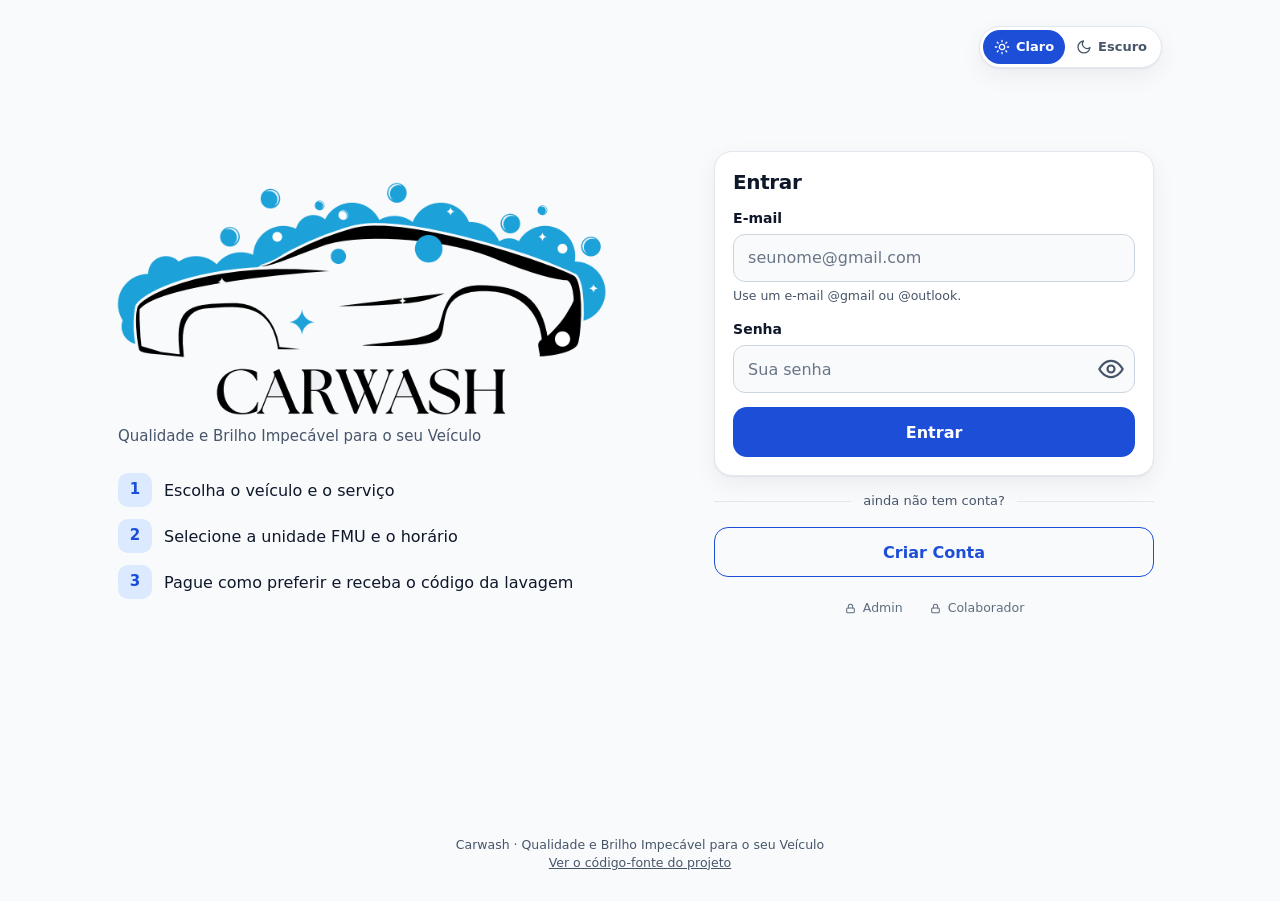
<file: index.html>
<!doctype html>
<html lang="pt-BR" data-theme="light">
<head>
<meta charset="utf-8">
<meta name="viewport" content="width=device-width,initial-scale=1,viewport-fit=cover">
<title>Carwash — Qualidade e Brilho Impecável para o seu Veículo</title>
<meta name="description" content="Carwash: agende a lavagem do seu carro ou moto em poucos toques.">
<meta name="theme-color" content="#F8FAFC">
<link rel="manifest" href="manifest.webmanifest">
<link rel="icon" type="image/png" href="icons/icon-192.png">
<link rel="apple-touch-icon" href="icons/apple-touch-icon.png">
<meta name="apple-mobile-web-app-capable" content="yes">
<link rel="stylesheet" href="css/estilo.css">
<script src="js/tema.js"></script>
</head>
<body>
<div id="app" class="app"></div>
<div id="live" class="sr" aria-live="polite"></div>
<noscript><p style="padding:24px">O Carwash precisa de JavaScript para funcionar.</p></noscript>


<!-- Scripts do app (a ordem importa: app.js sempre por último) -->
<script src="js/qrcode.js"></script>
<script src="js/utilidades.js"></script>
<script src="js/icones-e-logotipo.js"></script>
<script src="js/logo-comprovante.js"></script>
<script src="js/config.js"></script>
<script src="js/banco-local.js"></script>
<script src="js/validacoes.js"></script>
<script src="js/interface.js"></script>
<script src="js/regras-de-negocio.js"></script>
<script src="js/pix.js"></script>
<script src="js/comprovante-pdf.js"></script>
<script src="js/telas-cliente.js"></script>
<script src="js/telas-unidades.js"></script>
<script src="js/tela-colaborador.js"></script>
<script src="js/painel-admin.js"></script>
<script src="js/exportar-excel.js"></script>
<script src="js/painel-admin-telas.js"></script>
<script src="js/janelas.js"></script>
<script src="js/mapa-e-tour360.js"></script>
<script src="js/navegacao.js"></script>
<script src="js/eventos.js"></script>
<script src="js/dados-demonstracao.js"></script>
<script src="js/app.js"></script>
</body>
</html>
</file>
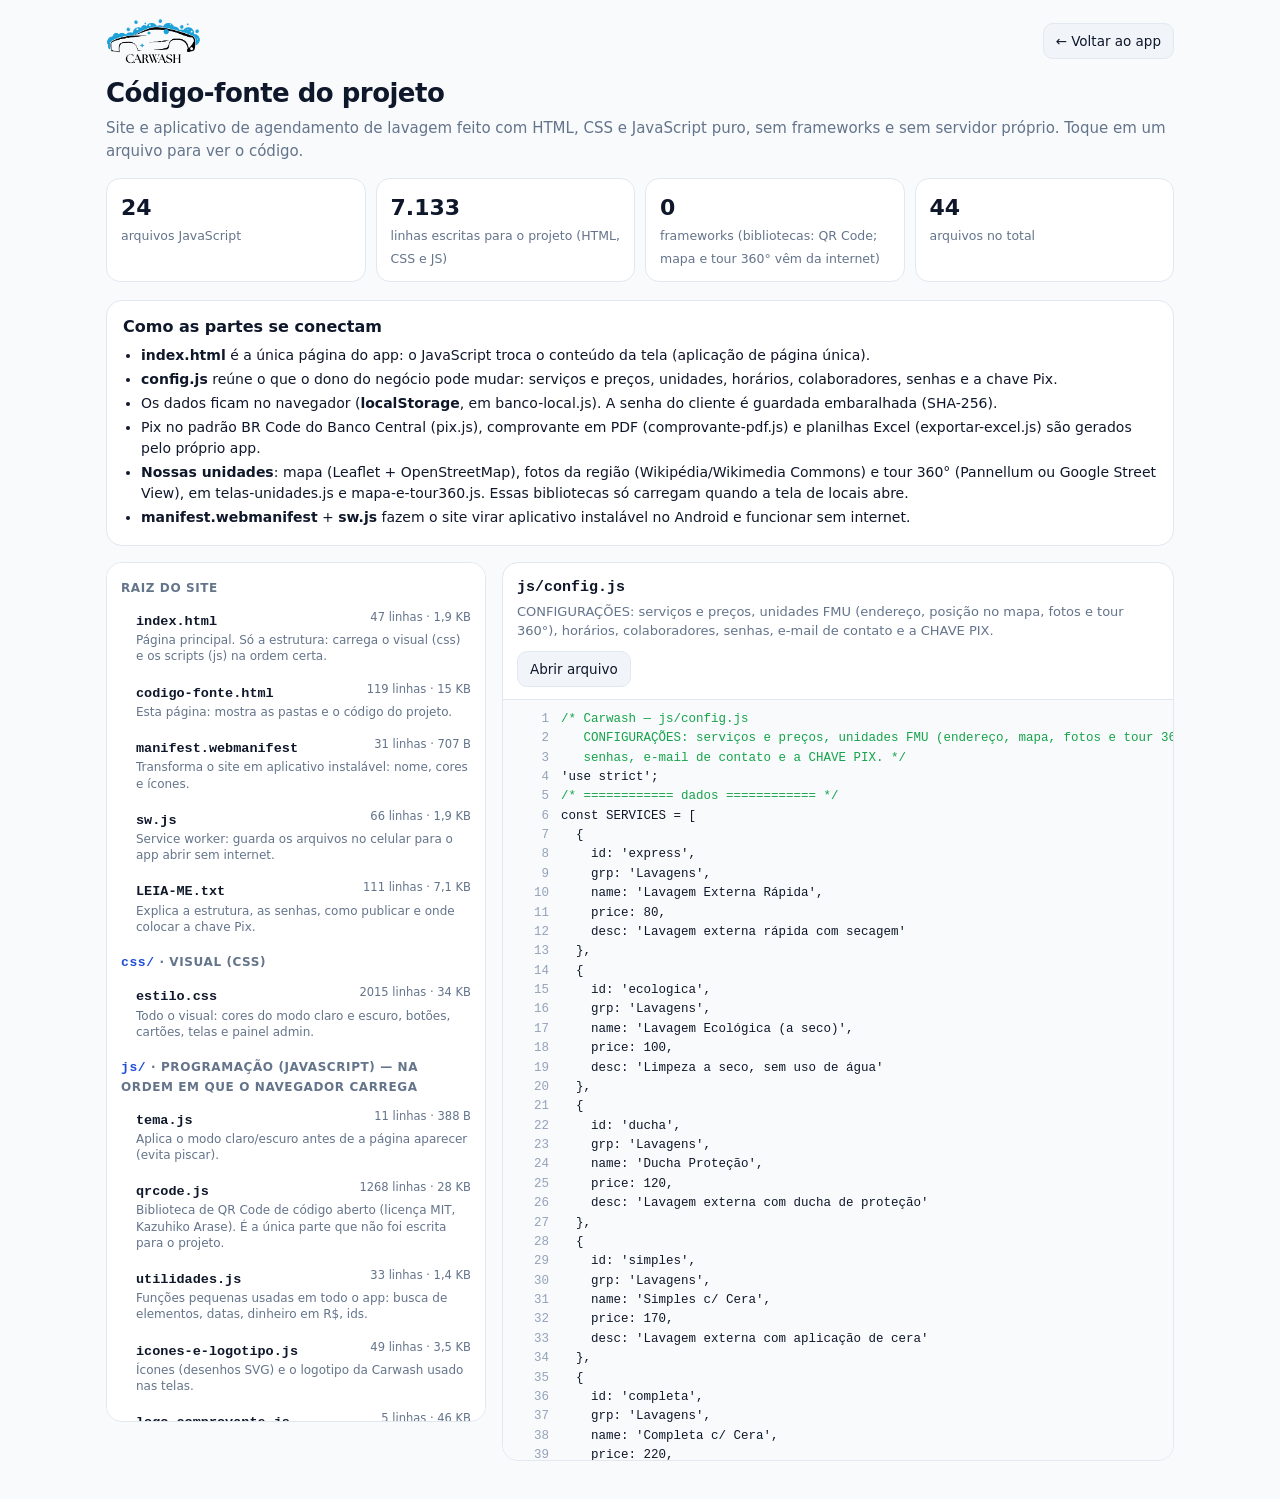
<file: codigo-fonte.html>
<!doctype html>
<html lang="pt-BR" data-theme="light">
<head>
<meta charset="utf-8">
<meta name="viewport" content="width=device-width,initial-scale=1">
<title>Código-fonte · Carwash</title>
<link rel="icon" type="image/png" href="icons/icon-192.png">
<script src="js/tema.js"></script>
<style>
:root{--bg:#F8FAFC;--surface:#fff;--surface2:#F1F5F9;--text:#0F172A;--muted:#64748B;--border:#E2E8F0;--primary:#1D4ED8;--link:#1D4ED8;--soft:#DBEAFE;--code:#0F172A;--codebg:#F8FAFC;--ln:#94A3B8}
[data-theme="dark"]{--bg:#0F172A;--surface:#1E293B;--surface2:#172033;--text:#F1F5F9;--muted:#A3B1C6;--border:#334155;--primary:#2563EB;--link:#7DB1FF;--soft:#1E3A8A;--code:#E2E8F0;--codebg:#0B1222;--ln:#64748B}
*{box-sizing:border-box}
body{margin:0;background:var(--bg);color:var(--text);font:15px/1.5 Inter,"Segoe UI",Roboto,system-ui,Arial,sans-serif}
.wrap{max-width:1100px;margin:0 auto;padding:18px 16px 40px}
header{display:flex;align-items:center;justify-content:space-between;gap:12px;flex-wrap:wrap;margin-bottom:10px}
header img{height:46px;display:block}
.lgd{display:none}[data-theme="dark"] .lgl{display:none}[data-theme="dark"] .lgd{display:block}
a{color:var(--link)}
h1{font-size:26px;margin:6px 0 4px;letter-spacing:-.02em}
.sub{color:var(--muted);margin:0 0 16px}
.stats{display:grid;grid-template-columns:repeat(4,1fr);gap:10px;margin:0 0 18px}
.stat{background:var(--surface);border:1px solid var(--border);border-radius:14px;padding:12px 14px}
.stat b{display:block;font-size:22px}.stat span{color:var(--muted);font-size:12.5px}
.grid{display:grid;grid-template-columns:minmax(0,380px) minmax(0,1fr);gap:16px;align-items:start}
.tree{background:var(--surface);border:1px solid var(--border);border-radius:16px;padding:6px 0;max-height:calc(100vh - 40px);overflow:auto;position:sticky;top:12px}
.fold{padding:10px 14px 4px;font-size:12px;font-weight:700;text-transform:uppercase;letter-spacing:.05em;color:var(--muted)}
.fold code{color:var(--link);text-transform:none;font-size:13px}
.file{display:block;width:100%;text-align:left;border:0;background:none;color:inherit;padding:8px 14px 8px 26px;cursor:pointer;font:inherit;border-left:3px solid transparent}
.file:hover{background:var(--surface2)}
.file.on{background:var(--soft);border-left-color:var(--primary)}
.file b{font-family:ui-monospace,Menlo,Consolas,monospace;font-size:13.5px}
.file small{display:block;color:var(--muted);font-size:12px;line-height:1.35}
.file i{font-style:normal;color:var(--muted);font-size:11.5px;float:right}
.view{background:var(--surface);border:1px solid var(--border);border-radius:16px;overflow:hidden;min-width:0}
.vh{display:flex;justify-content:space-between;align-items:center;gap:10px;padding:12px 14px;border-bottom:1px solid var(--border);flex-wrap:wrap}
.vh b{font-family:ui-monospace,Menlo,Consolas,monospace}
.vh p{margin:2px 0 0;color:var(--muted);font-size:13px}
.vb{padding:0;overflow:auto;max-height:calc(100vh - 140px);background:var(--codebg)}
pre{margin:0;padding:10px 0;font:12.5px/1.55 ui-monospace,SFMono-Regular,Menlo,Consolas,monospace;color:var(--code);counter-reset:l}
pre span{display:block;padding:0 14px 0 0;white-space:pre}
pre span::before{counter-increment:l;content:counter(l);display:inline-block;width:46px;padding-right:12px;text-align:right;color:var(--ln);user-select:none}
pre .cm{color:#16A34A}[data-theme="dark"] pre .cm{color:#4ADE80}
pre .cut{color:var(--muted);font-style:italic}
.vb img{display:block;max-width:100%;margin:16px auto;background:repeating-conic-gradient(#e5e7eb 0 25%,#fff 0 50%) 0 0/16px 16px}
.msg{padding:22px 16px;color:var(--muted)}
.btn{display:inline-block;border:1px solid var(--border);background:var(--surface2);color:var(--text);border-radius:10px;padding:7px 12px;font:inherit;font-size:13.5px;text-decoration:none;cursor:pointer}
.how{background:var(--surface);border:1px solid var(--border);border-radius:16px;padding:14px 16px;margin:0 0 16px;font-size:14px}
.how h2{font-size:16px;margin:0 0 6px}.how ul{margin:0;padding-left:18px}.how li{margin:3px 0}
@media (max-width:820px){.grid{grid-template-columns:1fr}.tree{position:static;max-height:none}.stats{grid-template-columns:repeat(2,1fr)}.vb{max-height:70vh}}
</style>
</head>
<body>
<div class="wrap">
<header><a href="index.html" aria-label="Voltar ao app"><img class="lgl" src="img/logo-completo-claro.webp" alt="Carwash"><img class="lgd" src="img/logo-completo-escuro.webp" alt="Carwash"></a>
<a class="btn" href="index.html">← Voltar ao app</a></header>
<h1>Código-fonte do projeto</h1>
<p class="sub">Site e aplicativo de agendamento de lavagem feito com HTML, CSS e JavaScript puro, sem frameworks e sem servidor próprio. Toque em um arquivo para ver o código.</p>
<div class="stats">
 <div class="stat"><b>24</b><span>arquivos JavaScript</span></div>
 <div class="stat"><b>7.133</b><span>linhas escritas para o projeto (HTML, CSS e JS)</span></div>
 <div class="stat"><b>0</b><span>frameworks (bibliotecas: QR Code; mapa e tour 360° vêm da internet)</span></div>
 <div class="stat"><b>44</b><span>arquivos no total</span></div>
</div>
<div class="how"><h2>Como as partes se conectam</h2><ul>
<li><b>index.html</b> é a única página do app: o JavaScript troca o conteúdo da tela (aplicação de página única).</li>
<li><b>config.js</b> reúne o que o dono do negócio pode mudar: serviços e preços, unidades, horários, colaboradores, senhas e a chave Pix.</li>
<li>Os dados ficam no navegador (<b>localStorage</b>, em banco-local.js). A senha do cliente é guardada embaralhada (SHA-256).</li>
<li>Pix no padrão BR Code do Banco Central (pix.js), comprovante em PDF (comprovante-pdf.js) e planilhas Excel (exportar-excel.js) são gerados pelo próprio app.</li>
<li><b>Nossas unidades</b>: mapa (Leaflet + OpenStreetMap), fotos da região (Wikipédia/Wikimedia Commons) e tour 360° (Pannellum ou Google Street View), em telas-unidades.js e mapa-e-tour360.js. Essas bibliotecas só carregam quando a tela de locais abre.</li>
<li><b>manifest.webmanifest</b> + <b>sw.js</b> fazem o site virar aplicativo instalável no Android e funcionar sem internet.</li>
</ul></div>
<div class="grid">
<nav class="tree" id="tree" aria-label="Arquivos do projeto"></nav>
<section class="view" aria-live="polite"><div class="vh"><div><b id="vn">index.html</b><p id="vd"></p></div><a class="btn" id="vo" href="index.html" target="_blank" rel="noopener">Abrir arquivo</a></div><div class="vb" id="vb"></div></section>
</div>
</div>
<script>
'use strict';
const FILES=[{"p": "index.html", "d": "Página principal. Só a estrutura: carrega o visual (css) e os scripts (js) na ordem certa.", "s": 1969, "l": 47, "k": "code"}, {"p": "codigo-fonte.html", "d": "Esta página: mostra as pastas e o código do projeto.", "s": 15629, "l": 119, "k": "code"}, {"p": "manifest.webmanifest", "d": "Transforma o site em aplicativo instalável: nome, cores e ícones.", "s": 707, "l": 31, "k": "code"}, {"p": "sw.js", "d": "Service worker: guarda os arquivos no celular para o app abrir sem internet.", "s": 1942, "l": 66, "k": "code"}, {"p": "LEIA-ME.txt", "d": "Explica a estrutura, as senhas, como publicar e onde colocar a chave Pix.", "s": 7300, "l": 111, "k": "code"}, {"p": "css/estilo.css", "d": "Todo o visual: cores do modo claro e escuro, botões, cartões, telas e painel admin.", "s": 34827, "l": 2015, "k": "code"}, {"p": "js/tema.js", "d": "Aplica o modo claro/escuro antes de a página aparecer (evita piscar).", "s": 388, "l": 11, "k": "code"}, {"p": "js/qrcode.js", "d": "Biblioteca de QR Code de código aberto (licença MIT, Kazuhiko Arase). É a única parte que não foi escrita para o projeto.", "s": 28455, "l": 1268, "k": "code"}, {"p": "js/utilidades.js", "d": "Funções pequenas usadas em todo o app: busca de elementos, datas, dinheiro em R$, ids.", "s": 1459, "l": 33, "k": "code"}, {"p": "js/icones-e-logotipo.js", "d": "Ícones (desenhos SVG) e o logotipo da Carwash usado nas telas.", "s": 3624, "l": 49, "k": "code"}, {"p": "js/logo-comprovante.js", "d": "Logotipo do comprovante em PDF guardado como texto (base64), para o PDF funcionar sem internet.", "s": 46861, "l": 5, "k": "code"}, {"p": "js/config.js", "d": "CONFIGURAÇÕES: serviços e preços, unidades FMU (endereço, posição no mapa, fotos e tour 360°), horários, colaboradores, senhas, e-mail de contato e a CHAVE PIX.", "s": 7066, "l": 179, "k": "code"}, {"p": "js/banco-local.js", "d": "Onde os dados ficam guardados (localStorage do navegador) e o estado da tela atual.", "s": 1092, "l": 42, "k": "code"}, {"p": "js/validacoes.js", "d": "Regras dos formulários: e-mail @gmail/@outlook, senha forte, celular e placa Mercosul.", "s": 1457, "l": 36, "k": "code"}, {"p": "js/interface.js", "d": "Peças de interface reaproveitadas: campos, avisos (toast), cabeçalho, etapas, botão Voltar e rodapé.", "s": 4737, "l": 156, "k": "code"}, {"p": "js/regras-de-negocio.js", "d": "Regras do negócio: horários livres/ocupados, reserva de 15 min, criar agendamento, mudar status, pagamentos.", "s": 5399, "l": 176, "k": "code"}, {"p": "js/pix.js", "d": "Gera o código Pix Copia e Cola (padrão do Banco Central) e o QR Code.", "s": 1446, "l": 46, "k": "code"}, {"p": "js/comprovante-pdf.js", "d": "Monta o comprovante em PDF (com o logotipo) direto no navegador, sem bibliotecas.", "s": 5659, "l": 177, "k": "code"}, {"p": "js/telas-cliente.js", "d": "Telas do cliente: login, cadastro com termos, início, veículos, Meus agendamentos, serviços, horário, pagamento e confirmação.", "s": 31843, "l": 837, "k": "code"}, {"p": "js/telas-unidades.js", "d": "Telas das unidades: escolha do local no mapa ou na lista, \"Nossas unidades\" e a página de cada unidade com mapa, fotos e tour 360°.", "s": 12276, "l": 379, "k": "code"}, {"p": "js/tela-colaborador.js", "d": "Área do colaborador: busca pelo código da lavagem e atualização do andamento.", "s": 6984, "l": 164, "k": "code"}, {"p": "js/painel-admin.js", "d": "Painel do administrador: indicadores, pátio, agendamentos, clientes, colaboradores, unidades, problemas e pagamentos.", "s": 9328, "l": 270, "k": "code"}, {"p": "js/exportar-excel.js", "d": "Gera as planilhas Excel (.xlsx) dos painéis, sem bibliotecas.", "s": 13057, "l": 346, "k": "code"}, {"p": "js/painel-admin-telas.js", "d": "Monta a tela do painel administrativo (todos os painéis e botões de exportar).", "s": 19152, "l": 644, "k": "code"}, {"p": "js/janelas.js", "d": "Janelas que abrem por cima da tela: senha do admin, acesso do colaborador, reclamação, cancelamento e foto ampliada das unidades.", "s": 4274, "l": 96, "k": "code"}, {"p": "js/mapa-e-tour360.js", "d": "Mapa das unidades (Leaflet + OpenStreetMap) e tour 360° (Pannellum). As bibliotecas vêm da internet e só carregam na tela de locais.", "s": 6115, "l": 184, "k": "code"}, {"p": "js/navegacao.js", "d": "Desenha a tela atual e faz a troca entre telas (navegação).", "s": 3783, "l": 138, "k": "code"}, {"p": "js/eventos.js", "d": "O que acontece em cada toque/clique e no envio de cada formulário.", "s": 20268, "l": 757, "k": "code"}, {"p": "js/dados-demonstracao.js", "d": "Gera clientes e agendamentos de exemplo para apresentar o painel admin.", "s": 9279, "l": 290, "k": "code"}, {"p": "js/app.js", "d": "Inicia o app: instalação no celular (PWA), modo offline e primeira tela.", "s": 1728, "l": 61, "k": "code"}, {"p": "img/logo-carro-claro.webp", "d": "Logotipo do topo (modo claro).", "s": 13438, "l": 0, "k": "img"}, {"p": "img/logo-carro-escuro.webp", "d": "Logotipo do topo (modo escuro).", "s": 13432, "l": 0, "k": "img"}, {"p": "img/logo-completo-claro.webp", "d": "Logotipo grande da tela de login (modo claro).", "s": 17970, "l": 0, "k": "img"}, {"p": "img/logo-completo-escuro.webp", "d": "Logotipo grande da tela de login (modo escuro).", "s": 17450, "l": 0, "k": "img"}, {"p": "img/logo-comprovante.jpg", "d": "Logotipo usado no comprovante em PDF.", "s": 34974, "l": 0, "k": "img"}, {"p": "icons/apple-touch-icon.png", "d": "Ícone para iPhone.", "s": 12120, "l": 0, "k": "img"}, {"p": "icons/icon-192.png", "d": "Ícone do app (192 px).", "s": 14231, "l": 0, "k": "img"}, {"p": "icons/icon-512.png", "d": "Ícone do app (512 px).", "s": 47961, "l": 0, "k": "img"}, {"p": "icons/icon-maskable-512.png", "d": "Ícone adaptável do Android.", "s": 37147, "l": 0, "k": "img"}, {"p": "logo/icone-app-1024.png", "d": "Ícone do app em alta resolução.", "s": 130095, "l": 0, "k": "img"}, {"p": "logo/logo-carwash-grande.png", "d": "Logotipo ampliado.", "s": 222073, "l": 0, "k": "img"}, {"p": "logo/logo-carwash-modo-escuro.png", "d": "Logotipo em PNG para fundos escuros.", "s": 36834, "l": 0, "k": "img"}, {"p": "logo/logo-carwash.png", "d": "Logotipo em PNG, fundo transparente (fundos claros).", "s": 37394, "l": 0, "k": "img"}, {"p": "docs/Carwash_Prototipo_Site_e_App.pdf", "d": "Apresentação com todas as telas (modo claro e escuro).", "s": 8094856, "l": 0, "k": "pdf"}];
const FOLD=[["", "Raiz do site"], ["css", "Visual (CSS)"], ["js", "Programação (JavaScript) — na ordem em que o navegador carrega"], ["img", "Imagens usadas no app"], ["icons", "Ícones do aplicativo instalado"], ["logo", "Logotipo em PNG (slides e documentos)"], ["docs", "Documentos"]];
const $=s=>document.querySelector(s);
const esc=s=>s.replace(/[&<>]/g,c=>({'&':'&amp;','<':'&lt;','>':'&gt;'}[c]));
const kb=n=>n<1024?n+' B':(n/1024).toFixed(n<10240?1:0).replace('.',',')+' KB';
function tree(){
  let h='';
  FOLD.forEach(([dir,label])=>{
    const fs=FILES.filter(f=>(f.p.includes('/')?f.p.split('/')[0]:'')===dir);if(!fs.length)return;
    h+='<div class="fold">'+(dir?'<code>'+dir+'/</code> · ':'')+label+'</div>';
    fs.forEach(f=>{h+='<button class="file" data-p="'+f.p+'"><i>'+(f.l?f.l+' linhas · ':'')+kb(f.s)+'</i><b>'+f.p.split('/').pop()+'</b><small>'+f.d+'</small></button>'});
  });
  $('#tree').innerHTML=h;
}
async function show(p){
  const f=FILES.find(x=>x.p===p);if(!f)return;
  document.querySelectorAll('.file').forEach(b=>b.classList.toggle('on',b.dataset.p===p));
  $('#vn').textContent=f.p;$('#vd').textContent=f.d;$('#vo').href=f.p;
  const vb=$('#vb');
  if(f.k==='img'){vb.innerHTML='<img src="'+f.p+'" alt="'+f.p+'">';return}
  if(f.k==='pdf'){vb.innerHTML='<div class="msg">Arquivo PDF. Toque em “Abrir arquivo” para ver.</div>';return}
  vb.innerHTML='<div class="msg">Carregando…</div>';
  try{
    const r=await fetch(f.p,{cache:'no-cache'});if(!r.ok)throw 0;const t=await r.text();
    let inC=false;
    vb.innerHTML='<pre>'+t.replace(/\n$/,'').split('\n').map(l=>{
      if(l.length>1200)return '<span class="cut">'+esc(l.slice(0,160))+'… (linha com '+l.length.toLocaleString('pt-BR')+' caracteres: imagem guardada como texto)</span>';
      const tl=l.trim();const cm=inC||tl.startsWith('/*')||tl.startsWith('//')||tl.startsWith('<!--');
      if(tl.startsWith('/*')&&!tl.includes('*/'))inC=true;else if(inC&&tl.includes('*/'))inC=false;
      return '<span'+(cm?' class="cm"':'')+'>'+(esc(l)||' ')+'</span>'}).join('')+'</pre>';
    vb.scrollTop=0;
  }catch(e){
    vb.innerHTML='<div class="msg">Não foi possível mostrar o código aqui. Isso acontece quando a página é aberta direto do computador (arquivo local): o navegador bloqueia a leitura. Abra pelo site publicado ou toque em “Abrir arquivo”.</div>';
  }
}
tree();
$('#tree').addEventListener('click',e=>{const b=e.target.closest('.file');if(!b)return;show(b.dataset.p);history.replaceState(null,'','#'+b.dataset.p);if(innerWidth<=820)$('.view').scrollIntoView({behavior:'smooth'})});
show(decodeURIComponent(location.hash.slice(1))||'js/config.js');
</script>
</body>
</html>
</file>
<file: css/estilo.css>
/* Carwash — css/estilo.css
   Todo o visual do app: cores do modo claro e escuro, botões, cartões, telas e painel admin. */
:root {
  --font: Inter, 'Segoe UI', Roboto, system-ui, -apple-system, 'Helvetica Neue', Arial, sans-serif;
  --bg: #f8fafc;
  --surface: #ffffff;
  --surface2: #f1f5f9;
  --text: #0f172a;
  --muted: #475569;
  --border: #e2e8f0;
  --border-strong: #cbd5e1;
  --primary: #1d4ed8;
  --primary-hover: #1e40af;
  --primary-ink: #ffffff;
  --primary-soft: #dbeafe;
  --link: #1d4ed8;
  --ok: #15803d;
  --ok-soft: #dcfce7;
  --warn: #b45309;
  --warn-soft: #fef3c7;
  --info: #1d4ed8;
  --info-soft: #dbeafe;
  --bad: #b91c1c;
  --bad-soft: #fee2e2;
  --shadow: 0 1px 2px rgba(15, 23, 42, 0.06), 0 8px 24px rgba(15, 23, 42, 0.06);
  --ring: rgba(37, 99, 235, 0.35);
}
[data-theme='dark'] {
  --bg: #0f172a;
  --surface: #1e293b;
  --surface2: #172033;
  --text: #f1f5f9;
  --muted: #a3b1c6;
  --border: #334155;
  --border-strong: #475569;
  --primary: #2563eb;
  --primary-hover: #3b82f6;
  --primary-ink: #ffffff;
  --primary-soft: #1e3a8a;
  --link: #7db1ff;
  --ok: #4ade80;
  --ok-soft: #14532d;
  --warn: #fbbf24;
  --warn-soft: #422006;
  --info: #93c5fd;
  --info-soft: #1e3a8a;
  --bad: #f87171;
  --bad-soft: #450a0a;
  --shadow: 0 1px 2px rgba(0, 0, 0, 0.4), 0 8px 24px rgba(0, 0, 0, 0.35);
  --ring: rgba(96, 165, 250, 0.45);
}

.field textarea {
  width: 100%;
  min-height: 84px;
  padding: 12px 14px;
  border: 1.5px solid var(--border-strong);
  border-radius: 12px;
  background: var(--bg);
  color: var(--text);
  resize: vertical;
  line-height: 1.4;
}
[data-theme='dark'] .field textarea {
  background: var(--surface2);
}
.field textarea::placeholder {
  color: var(--muted);
  opacity: 0.8;
}
.field textarea:focus {
  outline: none;
  border-color: var(--primary);
  box-shadow: 0 0 0 4px var(--ring);
}
.field.invalid textarea {
  border-color: var(--bad);
}
.notif h2 {
  font-size: 16px;
  margin: 0 0 4px;
}
.nrow {
  display: flex;
  gap: 12px;
  align-items: flex-start;
  padding: 10px 0 4px;
}
.nic {
  width: 38px;
  height: 38px;
  border-radius: 12px;
  display: grid;
  place-items: center;
  flex: none;
}
.nic svg {
  width: 20px;
  height: 20px;
}
.nic.wa {
  background: var(--ok-soft);
  color: var(--ok);
}
.nic.em {
  background: var(--primary-soft);
  color: var(--link);
}
.nrow b {
  font-size: 14.5px;
}
.nrow small {
  display: block;
  color: var(--muted);
  font-size: 12.5px;
  line-height: 1.35;
  overflow-wrap: anywhere;
}
.sent {
  font-size: 12px;
  font-weight: 700;
  color: var(--ok);
  white-space: nowrap;
}
details.prev {
  margin: 0 0 6px 50px;
}
details.prev summary {
  cursor: pointer;
  color: var(--link);
  font-size: 13px;
  font-weight: 600;
  padding: 2px 0;
}
details.prev pre {
  white-space: pre-wrap;
  font: inherit;
  font-size: 12.5px;
  background: var(--surface2);
  border-radius: 10px;
  padding: 10px 12px;
  margin: 6px 0 0;
  overflow-wrap: anywhere;
}
.obsbox {
  border: 1.5px solid var(--warn);
  background: var(--warn-soft);
  border-radius: 14px;
  padding: 12px 14px;
  margin-top: 14px;
}
.obsbox b {
  font-size: 13px;
  text-transform: uppercase;
  letter-spacing: 0.03em;
  color: var(--warn);
}
.obsbox p {
  margin: 4px 0 0;
  font-size: 15px;
  overflow-wrap: anywhere;
}
.obsbox.none {
  border-color: var(--border-strong);
  background: var(--surface2);
}
.obsbox.none b {
  color: var(--muted);
}
.stafftop {
  display: flex;
  justify-content: space-between;
  align-items: flex-start;
  gap: 12px;
}
.stbtns {
  display: grid;
  gap: 10px;
  margin-top: 10px;
}
.stb {
  display: flex;
  align-items: center;
  gap: 12px;
  padding: 14px;
  border-radius: 14px;
  border: 1.5px solid var(--border-strong);
  background: var(--surface);
  font-weight: 700;
  text-align: left;
  cursor: pointer;
  min-height: 56px;
  width: 100%;
}
.stb i {
  width: 14px;
  height: 14px;
  border-radius: 50%;
  background: var(--muted);
  flex: none;
}
.stb.s-info i {
  background: var(--info);
}
.stb.s-bad i {
  background: var(--bad);
}
.stb.s-ok i {
  background: var(--ok);
}
.stb small {
  display: block;
  font-weight: 500;
  color: var(--muted);
  font-size: 12.5px;
}
.stb.cur {
  border-color: var(--primary);
  box-shadow: 0 0 0 3px var(--ring);
}
.stb:disabled {
  opacity: 0.5;
  cursor: not-allowed;
}
.tl {
  list-style: none;
  padding: 0;
  margin: 8px 0 0;
  display: grid;
  gap: 8px;
}
.tl li {
  font-size: 13.5px;
  overflow-wrap: anywhere;
}
.tl time {
  color: var(--muted);
  font-weight: 600;
  margin-right: 6px;
}
.banner {
  border-radius: 12px;
  padding: 10px 12px;
  font-size: 14px;
  font-weight: 600;
  margin-top: 12px;
}
.banner.warn {
  background: var(--warn-soft);
  color: var(--warn);
}
.banner.bad {
  background: var(--bad-soft);
  color: var(--bad);
}
.prob {
  color: var(--bad);
  font-weight: 600;
  margin-top: 4px;
  max-width: 220px;
  white-space: normal;
}
.oline {
  margin-top: 2px;
  color: var(--muted);
  font-size: 12px;
  white-space: normal;
  max-width: 230px;
}
.admin-links {
  display: flex;
  justify-content: center;
  gap: 10px;
  margin-top: 14px;
}
.chan {
  display: inline-flex;
  align-items: center;
  gap: 5px;
  font-weight: 700;
}
.chan svg {
  width: 14px;
  height: 14px;
}
.mk {
  height: 36px;
  width: auto;
  display: block;
}
.biglogo {
  display: block;
  width: min(100%, 360px);
  height: auto;
  margin: 0 auto;
}
[data-theme='light'] .lgd,
[data-theme='dark'] .lgl {
  display: none;
}
.hero .slogan {
  margin-top: 12px;
}
.app.split .brand {
  visibility: hidden;
}
.feat {
  display: none;
}
.loginwrap {
  display: block;
}
@media (min-width: 900px) {
  .app {
    max-width: 700px;
  }
  .app.wide {
    max-width: 1240px;
  }
  .app.split {
    max-width: 1080px;
    padding-top: 20px;
  }
  .loginwrap {
    display: grid;
    grid-template-columns: 1.15fr 1fr;
    gap: 64px;
    align-items: center;
    min-height: 68vh;
  }
  .loginwrap .hero {
    padding: 0;
    text-align: left;
  }
  .loginwrap .biglogo {
    width: min(100%, 500px);
    margin: 0 0 6px -6px;
  }
  .loginwrap .slogan {
    font-size: 20px;
    margin-top: 10px;
    max-width: 460px;
  }
  .feat {
    display: grid;
    gap: 12px;
    margin-top: 26px;
    font-size: 16px;
    color: var(--text);
  }
  .feat div {
    display: flex;
    gap: 12px;
    align-items: center;
  }
  .feat b {
    width: 34px;
    height: 34px;
    border-radius: 10px;
    background: var(--primary-soft);
    color: var(--link);
    display: grid;
    place-items: center;
    font-size: 15px;
    flex: none;
  }
  .loginwrap .side {
    max-width: 440px;
    width: 100%;
    justify-self: center;
  }
}
* {
  box-sizing: border-box;
}
html {
  -webkit-text-size-adjust: 100%;
}
body {
  margin: 0;
  background: var(--bg);
  color: var(--text);
  font-family: var(--font);
  font-size: 16px;
  line-height: 1.45;
  -webkit-font-smoothing: antialiased;
  transition:
    background 0.2s,
    color 0.2s;
}
button,
input,
select,
textarea {
  font: inherit;
  color: inherit;
}
h1,
h2,
h3,
p {
  margin: 0;
}
a {
  color: var(--link);
}
.app {
  max-width: 460px;
  margin: 0 auto;
  padding: 14px 18px 28px;
  min-height: 100vh;
  display: flex;
  flex-direction: column;
}
.app.wide {
  max-width: 1240px;
  padding: 18px 24px 40px;
}
main {
  flex: 1;
  outline: none;
}
:focus-visible {
  outline: 3px solid var(--ring);
  outline-offset: 2px;
  border-radius: 8px;
}
.sr {
  position: absolute;
  width: 1px;
  height: 1px;
  overflow: hidden;
  clip: rect(0 0 0 0);
  white-space: nowrap;
}

/* header */
.top {
  display: flex;
  align-items: center;
  justify-content: space-between;
  gap: 10px;
  padding: 6px 0 14px;
}
.brand {
  display: flex;
  align-items: center;
  gap: 9px;
  font-weight: 800;
  font-size: 20px;
  letter-spacing: -0.02em;
}
.logo {
  width: 34px;
  height: 34px;
  flex: none;
}
.theme {
  display: inline-flex;
  background: var(--surface);
  border: 1px solid var(--border);
  border-radius: 999px;
  padding: 3px;
  box-shadow: var(--shadow);
}
.theme button {
  display: inline-flex;
  align-items: center;
  gap: 6px;
  border: 0;
  background: transparent;
  color: var(--muted);
  padding: 7px 11px;
  border-radius: 999px;
  font-size: 13px;
  font-weight: 600;
  cursor: pointer;
  min-height: 34px;
}
.theme button[aria-pressed='true'] {
  background: var(--primary);
  color: var(--primary-ink);
}
.theme svg {
  width: 16px;
  height: 16px;
}

/* typography */
h1 {
  font-size: 24px;
  line-height: 1.2;
  letter-spacing: -0.02em;
  font-weight: 800;
  margin-bottom: 6px;
}
.sub {
  color: var(--muted);
  margin-bottom: 18px;
}
.eyebrow {
  font-size: 12px;
  font-weight: 700;
  letter-spacing: 0.08em;
  text-transform: uppercase;
  color: var(--link);
  margin-bottom: 6px;
}
.muted {
  color: var(--muted);
}
small,
.small {
  font-size: 13px;
}

/* hero */
.hero {
  text-align: center;
  padding: 10px 0 22px;
}
.hero .logo {
  width: 68px;
  height: 68px;
  margin: 0 auto 12px;
  display: block;
}
.hero .wordmark {
  font-size: 34px;
  font-weight: 800;
  letter-spacing: -0.03em;
}
.hero .slogan {
  color: var(--muted);
  margin-top: 4px;
  font-size: 15px;
}

/* cards & forms */
.card {
  background: var(--surface);
  border: 1px solid var(--border);
  border-radius: 18px;
  padding: 18px;
  box-shadow: var(--shadow);
}
.stack > * + * {
  margin-top: 14px;
}
.field label {
  display: block;
  font-weight: 600;
  font-size: 14px;
  margin-bottom: 6px;
}
.field input,
.field select {
  width: 100%;
  height: 48px;
  padding: 0 14px;
  border: 1.5px solid var(--border-strong);
  border-radius: 12px;
  background: var(--bg);
  color: var(--text);
}
[data-theme='dark'] .field input,
[data-theme='dark'] .field select {
  background: var(--surface2);
}
.field input::placeholder {
  color: var(--muted);
  opacity: 0.8;
}
.field input:focus {
  outline: none;
  border-color: var(--primary);
  box-shadow: 0 0 0 4px var(--ring);
}
.field .hint {
  font-size: 12.5px;
  color: var(--muted);
  margin-top: 5px;
}
.field .hint:empty {
  display: none;
}
.field .err {
  font-size: 13px;
  color: var(--bad);
  margin-top: 5px;
  font-weight: 600;
}
.field .err:empty {
  display: none;
}
.field.invalid input {
  border-color: var(--bad);
}
.formerr {
  background: var(--bad-soft);
  color: var(--bad);
  border: 1px solid var(--bad);
  border-radius: 12px;
  padding: 10px 12px;
  font-weight: 600;
  font-size: 14px;
}
.formerr:empty {
  display: none;
}
.pw {
  position: relative;
}
.pw input {
  padding-right: 48px;
}
.pw .eye {
  position: absolute;
  right: 4px;
  top: 4px;
  width: 40px;
  height: 40px;
  border: 0;
  background: transparent;
  color: var(--muted);
  cursor: pointer;
  display: grid;
  place-items: center;
  border-radius: 10px;
}
.row2 {
  display: grid;
  grid-template-columns: 1fr 1fr;
  gap: 12px;
}
.rules {
  list-style: none;
  padding: 0;
  margin: 8px 0 0;
  display: grid;
  grid-template-columns: 1fr 1fr;
  gap: 4px 10px;
  font-size: 12.5px;
  color: var(--muted);
}
.rules li {
  display: flex;
  gap: 6px;
  align-items: center;
}
.rules li .dot {
  width: 16px;
  height: 16px;
  border-radius: 50%;
  border: 1.5px solid var(--border-strong);
  display: grid;
  place-items: center;
  flex: none;
}
.rules li.ok {
  color: var(--ok);
  font-weight: 600;
}
.rules li.ok .dot {
  background: var(--ok);
  border-color: var(--ok);
  color: var(--bg);
}
.rules li .dot svg {
  width: 10px;
  height: 10px;
  opacity: 0;
}
.rules li.ok .dot svg {
  opacity: 1;
}

/* buttons */
.btn {
  display: inline-flex;
  align-items: center;
  justify-content: center;
  gap: 8px;
  min-height: 50px;
  padding: 0 20px;
  border-radius: 14px;
  border: 1.5px solid transparent;
  font-weight: 700;
  font-size: 16px;
  cursor: pointer;
  width: 100%;
  text-decoration: none;
  transition:
    background 0.15s,
    transform 0.05s;
}
.btn:active {
  transform: scale(0.99);
}
.btn.primary {
  background: var(--primary);
  color: var(--primary-ink);
}
.btn.primary:hover {
  background: var(--primary-hover);
}
.btn.outline {
  background: transparent;
  border-color: var(--primary);
  color: var(--link);
}
.btn.ghost {
  background: var(--surface2);
  color: var(--text);
  border-color: var(--border);
}
.btn.wa {
  background: #128c4a;
  color: #fff;
}
.btn[disabled] {
  opacity: 0.5;
  cursor: not-allowed;
}
.btn svg {
  width: 20px;
  height: 20px;
}
.btn.sm {
  min-height: 38px;
  font-size: 14px;
  padding: 0 14px;
  width: auto;
  border-radius: 10px;
}
.linkbtn {
  background: none;
  border: 0;
  padding: 6px 2px;
  color: var(--link);
  font-weight: 600;
  cursor: pointer;
  text-decoration: underline;
  text-underline-offset: 3px;
}
.center {
  text-align: center;
}
.divider {
  display: flex;
  align-items: center;
  gap: 12px;
  color: var(--muted);
  font-size: 13px;
  margin: 16px 0;
}
.divider::before,
.divider::after {
  content: '';
  flex: 1;
  height: 1px;
  background: var(--border);
}
.admin-link {
  display: inline-flex;
  align-items: center;
  gap: 6px;
  color: var(--muted);
  font-size: 12.5px;
  background: none;
  border: 0;
  cursor: pointer;
  padding: 8px;
  opacity: 0.85;
}
.admin-link svg {
  width: 13px;
  height: 13px;
}

/* stepper */
.stepper {
  display: grid;
  grid-template-columns: repeat(5, 1fr);
  gap: 6px;
  margin: 2px 0 18px;
  list-style: none;
  padding: 0;
}
.stepper li {
  font-size: 11px;
  font-weight: 600;
  color: var(--muted);
  text-align: center;
}
.stepper li i {
  display: block;
  height: 5px;
  border-radius: 5px;
  background: var(--border);
  margin-bottom: 5px;
}
.stepper li.done i,
.stepper li.now i {
  background: var(--primary);
}
.stepper li.now {
  color: var(--link);
}

/* option cards */
.seg {
  display: grid;
  grid-template-columns: 1fr 1fr;
  gap: 10px;
}
.seg button {
  display: flex;
  flex-direction: column;
  align-items: center;
  gap: 6px;
  padding: 14px 8px;
  background: var(--surface);
  border: 1.5px solid var(--border-strong);
  border-radius: 14px;
  cursor: pointer;
  font-weight: 700;
  color: var(--text);
}
.seg button svg {
  width: 30px;
  height: 30px;
  color: var(--muted);
}
.seg button[aria-checked='true'] {
  border-color: var(--primary);
  background: var(--primary-soft);
  color: var(--text);
}
.seg button[aria-checked='true'] svg {
  color: var(--link);
}
.chips {
  display: flex;
  flex-wrap: wrap;
  gap: 8px;
}
.chip {
  padding: 9px 16px;
  border-radius: 999px;
  border: 1.5px solid var(--border-strong);
  background: var(--surface);
  cursor: pointer;
  font-weight: 600;
  font-size: 14px;
  min-height: 40px;
}
.chip[aria-checked='true'] {
  background: var(--primary);
  border-color: var(--primary);
  color: var(--primary-ink);
}
.opt {
  display: flex;
  align-items: center;
  gap: 12px;
  padding: 14px;
  border: 1.5px solid var(--border-strong);
  border-radius: 14px;
  background: var(--surface);
  cursor: pointer;
  width: 100%;
  text-align: left;
}
.opt + .opt {
  margin-top: 10px;
}
.opt.sel {
  border-color: var(--primary);
  background: var(--primary-soft);
}
.opt .ico {
  width: 40px;
  height: 40px;
  border-radius: 12px;
  background: var(--surface2);
  display: grid;
  place-items: center;
  flex: none;
  color: var(--link);
}
.opt.sel .ico {
  background: var(--surface);
}
.opt .ico svg {
  width: 22px;
  height: 22px;
}
.opt .txt {
  flex: 1;
  min-width: 0;
}
.opt .txt b {
  display: block;
}
.opt .txt span {
  display: block;
  color: var(--muted);
  font-size: 13px;
}
.opt .tick {
  width: 22px;
  height: 22px;
  border-radius: 50%;
  border: 2px solid var(--border-strong);
  flex: none;
  display: grid;
  place-items: center;
  color: var(--primary-ink);
}
.opt.sel .tick {
  background: var(--primary);
  border-color: var(--primary);
}
.opt .tick svg {
  width: 12px;
  height: 12px;
  opacity: 0;
}
.opt.sel .tick svg {
  opacity: 1;
}
.plate {
  font-family: ui-monospace, SFMono-Regular, Menlo, Consolas, monospace;
  font-weight: 700;
  letter-spacing: 0.08em;
  border: 1.5px solid var(--text);
  border-top: 6px solid #1d4ed8;
  border-radius: 6px;
  padding: 1px 8px;
  font-size: 14px;
  background: #fff;
  color: #0f172a;
  white-space: nowrap;
}
.iconbtn {
  border: 0;
  background: transparent;
  color: var(--muted);
  width: 36px;
  height: 36px;
  border-radius: 10px;
  cursor: pointer;
  display: grid;
  place-items: center;
}
.iconbtn svg {
  width: 18px;
  height: 18px;
}

/* services table */
table {
  border-collapse: collapse;
  width: 100%;
}
.svc {
  border: 1px solid var(--border);
  border-radius: 16px;
  overflow: hidden;
  background: var(--surface);
  box-shadow: var(--shadow);
}
.svc th {
  font-size: 12px;
  text-transform: uppercase;
  letter-spacing: 0.06em;
  color: var(--muted);
  text-align: left;
  padding: 10px 14px;
  background: var(--surface2);
}
.svc td {
  padding: 14px;
  border-top: 1px solid var(--border);
  vertical-align: middle;
}
.svc tr[data-act] {
  cursor: pointer;
}
.svc tr.sel td {
  background: var(--primary-soft);
}
.svc td.pr {
  text-align: right;
  font-weight: 800;
  white-space: nowrap;
}
.svc td small {
  display: block;
  color: var(--muted);
  font-weight: 400;
}
.svc input[type='radio'] {
  width: 20px;
  height: 20px;
  accent-color: var(--primary);
}

/* slots */
.dates {
  display: flex;
  gap: 8px;
  overflow-x: auto;
  padding: 2px 2px 8px;
  margin: 0 -2px;
}
.date {
  flex: none;
  width: 62px;
  padding: 9px 0;
  border-radius: 14px;
  border: 1.5px solid var(--border-strong);
  background: var(--surface);
  cursor: pointer;
  text-align: center;
}
.date small {
  display: block;
  text-transform: uppercase;
  font-size: 11px;
  color: var(--muted);
  font-weight: 700;
}
.date b {
  font-size: 18px;
}
.date[aria-pressed='true'] {
  background: var(--primary);
  border-color: var(--primary);
  color: var(--primary-ink);
}
.date[aria-pressed='true'] small {
  color: var(--primary-ink);
}
.date[disabled] {
  opacity: 0.45;
  cursor: not-allowed;
}
.slots {
  display: grid;
  grid-template-columns: repeat(3, 1fr);
  gap: 10px;
}
.slot {
  min-height: 48px;
  border-radius: 12px;
  border: 1.5px solid var(--border-strong);
  background: var(--surface);
  font-weight: 700;
  cursor: pointer;
  display: flex;
  flex-direction: column;
  align-items: center;
  justify-content: center;
  line-height: 1.1;
}
.slot small {
  font-size: 10.5px;
  font-weight: 600;
  color: var(--muted);
}
.slot[aria-pressed='true'] {
  background: var(--primary);
  border-color: var(--primary);
  color: var(--primary-ink);
}
.slot[disabled] {
  background: var(--surface2);
  color: var(--muted);
  text-decoration: line-through;
  cursor: not-allowed;
  border-style: dashed;
}
.slot[disabled] small {
  text-decoration: none;
}

/* summary */
.sum {
  display: grid;
  gap: 10px;
}
.sum div {
  display: flex;
  justify-content: space-between;
  gap: 14px;
  font-size: 15px;
}
.sum div span:first-child {
  color: var(--muted);
}
.sum div span:last-child {
  font-weight: 600;
  text-align: right;
}
.sum .total {
  border-top: 1px dashed var(--border-strong);
  padding-top: 12px;
  font-size: 18px;
}
.sum .total span:last-child {
  font-weight: 800;
  color: var(--link);
}

/* pix */
.qr {
  width: 224px;
  height: 224px;
  margin: 0 auto;
  border-radius: 16px;
  overflow: hidden;
  border: 1px solid var(--border);
  background: #fff;
}
.qr svg {
  display: block;
  width: 100%;
  height: 100%;
}
.qr.expired {
  opacity: 0.15;
  filter: blur(2px);
}
.timer {
  display: flex;
  align-items: center;
  justify-content: center;
  gap: 8px;
  font-weight: 700;
  margin: 14px 0 6px;
  font-variant-numeric: tabular-nums;
}
.timer svg {
  width: 18px;
  height: 18px;
  color: var(--link);
}
.bar {
  height: 6px;
  background: var(--border);
  border-radius: 6px;
  overflow: hidden;
}
.bar span {
  display: block;
  height: 100%;
  background: var(--primary);
  border-radius: 6px;
}
.copybox {
  width: 100%;
  min-height: 104px;
  resize: none;
  border: 1.5px solid var(--border-strong);
  border-radius: 12px;
  background: var(--surface2);
  padding: 10px 12px;
  font-family: ui-monospace, Menlo, Consolas, monospace;
  font-size: 12px;
  color: var(--text);
  word-break: break-all;
}
.notice {
  font-size: 12.5px;
  color: var(--muted);
  background: var(--surface2);
  border: 1px dashed var(--border-strong);
  border-radius: 12px;
  padding: 10px 12px;
}

/* confirm */
.okmark {
  width: 76px;
  height: 76px;
  border-radius: 50%;
  background: var(--ok-soft);
  color: var(--ok);
  display: grid;
  place-items: center;
  margin: 4px auto 14px;
}
.okmark svg {
  width: 38px;
  height: 38px;
}
.code {
  display: inline-block;
  font-family: ui-monospace, Menlo, Consolas, monospace;
  font-weight: 800;
  letter-spacing: 0.12em;
  background: var(--primary-soft);
  color: var(--text);
  padding: 5px 12px;
  border-radius: 10px;
}

/* toast / modal */
.toast {
  position: fixed;
  left: 50%;
  bottom: 22px;
  transform: translateX(-50%);
  background: var(--text);
  color: var(--bg);
  padding: 12px 18px;
  border-radius: 12px;
  font-weight: 600;
  font-size: 14px;
  box-shadow: var(--shadow);
  z-index: 60;
  max-width: 92vw;
}
.overlay {
  position: fixed;
  inset: 0;
  background: rgba(2, 6, 23, 0.55);
  display: grid;
  place-items: center;
  padding: 18px;
  z-index: 50;
}
.modal {
  background: var(--surface);
  border: 1px solid var(--border);
  border-radius: 20px;
  padding: 22px;
  width: 100%;
  max-width: 400px;
  box-shadow: var(--shadow);
}
.modal h2 {
  font-size: 20px;
  margin-bottom: 6px;
}

footer.foot {
  padding: 22px 0 0;
  text-align: center;
  color: var(--muted);
  font-size: 12.5px;
}
footer.foot .linkbtn {
  font-size: 13px;
}

/* admin */
.adm-head {
  display: flex;
  flex-wrap: wrap;
  justify-content: space-between;
  align-items: flex-end;
  gap: 12px;
  margin-bottom: 18px;
}
.live {
  display: inline-flex;
  align-items: center;
  gap: 7px;
  font-size: 12.5px;
  color: var(--muted);
  font-weight: 600;
}
.live i {
  width: 9px;
  height: 9px;
  border-radius: 50%;
  background: var(--ok);
  box-shadow: 0 0 0 0 rgba(34, 197, 94, 0.6);
  animation: pulse 2s infinite;
}
@keyframes pulse {
  70% {
    box-shadow: 0 0 0 8px rgba(34, 197, 94, 0);
  }
  100% {
    box-shadow: 0 0 0 0 rgba(34, 197, 94, 0);
  }
}
@media (prefers-reduced-motion: reduce) {
  .live i {
    animation: none;
  }
  * {
    transition: none !important;
  }
}
.kpis {
  display: grid;
  grid-template-columns: repeat(4, 1fr);
  gap: 14px;
  margin-bottom: 18px;
}
.kpi {
  background: var(--surface);
  border: 1px solid var(--border);
  border-radius: 16px;
  padding: 16px;
  box-shadow: var(--shadow);
}
.kpi span {
  display: block;
  color: var(--muted);
  font-size: 13px;
  font-weight: 600;
}
.kpi b {
  display: block;
  font-size: 30px;
  letter-spacing: -0.02em;
  margin-top: 4px;
  font-variant-numeric: tabular-nums;
}
.kpi small {
  color: var(--muted);
  font-size: 11.5px;
}
.grid2 {
  display: grid;
  grid-template-columns: 1fr 1fr;
  gap: 18px;
  margin-top: 18px;
}
.panel {
  background: var(--surface);
  border: 1px solid var(--border);
  border-radius: 16px;
  box-shadow: var(--shadow);
  overflow: hidden;
  min-width: 0;
}
.panel > header {
  display: flex;
  justify-content: space-between;
  align-items: center;
  gap: 10px;
  padding: 14px 16px;
  border-bottom: 1px solid var(--border);
}
.panel h2 {
  font-size: 16px;
  letter-spacing: -0.01em;
}
.panel .scroll {
  overflow-x: auto;
}
.panel .note {
  padding: 10px 16px;
  font-size: 12px;
  color: var(--muted);
  border-top: 1px solid var(--border);
}
.dt th {
  font-size: 11px;
  text-transform: uppercase;
  letter-spacing: 0.05em;
  color: var(--muted);
  text-align: left;
  padding: 10px 10px;
  background: var(--surface2);
  white-space: nowrap;
}
.dt td {
  padding: 11px 10px;
  border-top: 1px solid var(--border);
  font-size: 13.5px;
  white-space: nowrap;
}
.dt td.w {
  white-space: normal;
  min-width: 96px;
}
.dt th:first-child,
.dt td:first-child {
  padding-left: 16px;
}
.dt th:last-child,
.dt td:last-child {
  padding-right: 16px;
}
.dt td.n,
.dt th.n {
  text-align: right;
  font-variant-numeric: tabular-nums;
}
.dt .empty {
  text-align: center;
  color: var(--muted);
  padding: 28px 16px;
  white-space: normal;
}
.badge {
  display: inline-flex;
  align-items: center;
  gap: 6px;
  padding: 3px 10px;
  border-radius: 999px;
  font-size: 12px;
  font-weight: 700;
}
.badge::before {
  content: '';
  width: 7px;
  height: 7px;
  border-radius: 50%;
  background: currentColor;
}
.b-ok {
  background: var(--ok-soft);
  color: var(--ok);
}
.b-info {
  background: var(--info-soft);
  color: var(--info);
}
.b-warn {
  background: var(--warn-soft);
  color: var(--warn);
}
.b-neutral {
  background: var(--surface2);
  color: var(--muted);
}
.stsel {
  height: 36px;
  border-radius: 10px;
  border: 1.5px solid var(--border-strong);
  background: var(--surface);
  padding: 0 8px;
  font-weight: 700;
  font-size: 13px;
  cursor: pointer;
}
.stsel.s-ok {
  border-color: var(--ok);
  color: var(--ok);
}
.stsel.s-info {
  border-color: var(--info);
  color: var(--info);
}
.stsel.s-warn {
  border-color: var(--warn);
  color: var(--warn);
}
.stsel option {
  color: var(--text);
  background: var(--surface);
}
.mini {
  display: flex;
  align-items: center;
  gap: 8px;
  min-width: 110px;
}
.mini .bar {
  flex: 1;
}
.pos {
  color: var(--ok);
  font-weight: 700;
}
.neg {
  color: var(--bad);
  font-weight: 700;
}
.tools {
  display: flex;
  gap: 8px;
  flex-wrap: wrap;
  align-items: center;
}
.tag {
  display: inline-block;
  padding: 2px 9px;
  border-radius: 8px;
  background: var(--surface2);
  font-size: 12px;
  font-weight: 600;
  color: var(--muted);
}
@media (max-width: 900px) {
  .grid2 {
    grid-template-columns: 1fr;
  }
  .kpis {
    grid-template-columns: repeat(2, 1fr);
  }
}
@media (max-width: 380px) {
  .theme button {
    padding: 7px 9px;
  }
  .stepper li {
    font-size: 10px;
  }
}

.hero .car {
  display: block;
  width: 210px;
  max-width: 72%;
  height: auto;
  margin: 0 auto 6px;
}
.car .bub {
  animation: bob 4s ease-in-out infinite;
}
@keyframes bob {
  50% {
    transform: translateY(-4px);
  }
}
@media (prefers-reduced-motion: reduce) {
  .car .bub {
    animation: none;
  }
}
.opt .chev {
  flex: none;
  display: grid;
  place-items: center;
  color: var(--muted);
}
.opt .chev svg {
  width: 20px;
  height: 20px;
  transform: rotate(180deg);
}
.svc tr.grp th {
  background: var(--bg);
  color: var(--link);
  font-size: 12px;
  text-transform: uppercase;
  letter-spacing: 0.07em;
  padding: 9px 14px;
  border-top: 1px solid var(--border);
}
.cw {
  font-family: ui-monospace, SFMono-Regular, Menlo, Consolas, monospace;
  font-weight: 700;
  letter-spacing: 0.04em;
  background: var(--primary-soft);
  color: var(--text);
  padding: 2px 8px;
  border-radius: 7px;
  font-size: 12.5px;
}
.stsel.s-bad {
  border-color: var(--bad);
  color: var(--bad);
}
.kpis.k2 .kpi b {
  font-size: 24px;
}
.kpis.k2 {
  margin-top: -4px;
}
.filters {
  display: flex;
  gap: 10px;
  flex-wrap: wrap;
  padding: 12px 16px;
  border-bottom: 1px solid var(--border);
}
.filters input,
.filters select {
  height: 40px;
  border: 1.5px solid var(--border-strong);
  border-radius: 10px;
  background: var(--surface);
  padding: 0 12px;
  color: var(--text);
}
.filters input {
  flex: 1;
  min-width: 220px;
}
.filters input:focus,
.filters select:focus {
  outline: none;
  border-color: var(--primary);
  box-shadow: 0 0 0 3px var(--ring);
}
.sub-small {
  font-size: 12px;
  color: var(--muted);
}

/* v4 */
.opt.hub {
  padding: 18px 16px;
  margin-top: 12px;
}
.opt.hub .ico {
  width: 54px;
  height: 54px;
  border-radius: 16px;
  background: var(--primary-soft);
}
.opt.hub .ico svg {
  width: 28px;
  height: 28px;
}
.opt.hub .txt b {
  font-size: 17px;
}
.opt.hub .txt span {
  margin-top: 2px;
}
.bk {
  margin-top: 14px;
}
.bk.hl {
  border-color: var(--primary);
  box-shadow: 0 0 0 3px var(--ring);
}
.bk .hd {
  display: flex;
  justify-content: space-between;
  align-items: center;
  gap: 10px;
}
.bk .msg {
  font-size: 14.5px;
  margin: 10px 0 12px;
}
.bk .acts {
  display: grid;
  grid-template-columns: 1fr 1fr;
  gap: 8px;
  margin-top: 14px;
}
.bk .acts .btn {
  min-height: 44px;
  font-size: 14px;
  padding: 0 10px;
}
.bk .acts .btn svg {
  width: 18px;
  height: 18px;
}
.bk .acts .full {
  grid-column: 1/-1;
}
.reqs {
  margin-top: 14px;
  border-top: 1px dashed var(--border-strong);
  padding-top: 10px;
  display: grid;
  gap: 10px;
  font-size: 13px;
  overflow-wrap: anywhere;
}
.terms {
  max-height: 230px;
  overflow: auto;
  border: 1.5px solid var(--border-strong);
  border-radius: 12px;
  padding: 12px 14px;
  background: var(--surface2);
  font-size: 13px;
  line-height: 1.5;
}
.terms h4 {
  margin: 12px 0 2px;
  font-size: 13.5px;
}
.terms h4:first-child {
  margin-top: 0;
}
.terms p {
  margin: 0;
}
.field label#tlbl {
  margin-bottom: 6px;
}
.b-bad {
  background: var(--bad-soft);
  color: var(--bad);
}
.jump {
  display: flex;
  gap: 8px;
  overflow-x: auto;
  margin: 0 0 18px;
  padding-bottom: 4px;
}
.jump .chip {
  flex: none;
  font-size: 13px;
  min-height: 36px;
  padding: 6px 14px;
}
.panel.mt {
  margin-top: 18px;
}
.panel > header .tools .btn svg {
  width: 16px;
  height: 16px;
}
.panel {
  scroll-margin-top: 12px;
}

/* locais: mapa, fotos e tour 360° */
.umap {
  position: relative;
  z-index: 0;
  height: 250px;
  margin: 0 0 14px;
  border: 1px solid var(--border);
  border-radius: 16px;
  overflow: hidden;
  background: var(--surface2);
  box-shadow: var(--shadow);
}
.umap.big {
  height: 340px;
  margin: 0;
}
.umap-in {
  position: absolute;
  inset: 0;
}
.mapmsg {
  position: absolute;
  inset: 0;
  display: grid;
  place-content: center;
  justify-items: center;
  gap: 6px;
  text-align: center;
  padding: 18px;
  color: var(--muted);
  font-size: 14px;
}
.leaflet-container {
  font-family: var(--font);
  background: var(--surface2);
}
[data-theme='dark'] .leaflet-tile-pane {
  filter: invert(1) hue-rotate(180deg) brightness(0.95) contrast(0.88) saturate(0.6);
}
.leaflet-container a {
  color: var(--link);
}
.leaflet-touch .leaflet-bar,
.leaflet-bar {
  border: 0;
  box-shadow: var(--shadow);
}
.leaflet-bar a,
.leaflet-bar a:hover {
  background: var(--surface);
  color: var(--text);
  border-bottom-color: var(--border);
}
.leaflet-bar a.leaflet-disabled {
  background: var(--surface2);
  color: var(--muted);
}
.leaflet-container .leaflet-control-attribution {
  background: var(--surface);
  color: var(--muted);
  font-size: 10.5px;
  opacity: 0.92;
}
.leaflet-tooltip {
  background: var(--text);
  color: var(--bg);
  border: 0;
  border-radius: 8px;
  font-weight: 700;
  font-size: 12.5px;
  padding: 4px 9px;
  box-shadow: var(--shadow);
}
.leaflet-tooltip-top:before {
  border-top-color: var(--text);
}
.upin {
  width: 28px;
  height: 35px;
  color: var(--primary);
  filter: drop-shadow(0 2px 3px rgba(2, 6, 23, 0.4));
  transform-origin: 50% 100%;
  transition: transform 0.15s;
}
.upin svg {
  display: block;
  width: 100%;
  height: 100%;
}
.upin.sel {
  color: var(--bad);
  transform: scale(1.35);
}
.opt .txt .linkbtn {
  display: inline-flex;
  align-items: center;
  gap: 5px;
  font-size: 13px;
  padding: 6px 0 0;
  min-height: 30px;
}
.opt .txt .linkbtn svg {
  width: 15px;
  height: 15px;
}
.stick {
  position: sticky;
  bottom: 0;
  z-index: 5;
  margin-top: 8px;
  padding: 14px 0 10px;
  background: linear-gradient(transparent, var(--bg) 38%);
}
.tabs {
  display: grid;
  grid-template-columns: repeat(3, 1fr);
  gap: 4px;
  background: var(--surface2);
  border: 1px solid var(--border);
  border-radius: 14px;
  padding: 4px;
  margin: 0 0 14px;
}
.tabs button {
  display: flex;
  align-items: center;
  justify-content: center;
  gap: 6px;
  min-height: 42px;
  border: 0;
  border-radius: 10px;
  background: transparent;
  color: var(--muted);
  font-weight: 700;
  font-size: 14px;
  cursor: pointer;
}
.tabs button svg {
  width: 18px;
  height: 18px;
  flex: none;
}
.tabs button[aria-selected='true'] {
  background: var(--surface);
  color: var(--link);
  box-shadow: var(--shadow);
}
.gal {
  display: grid;
  grid-template-columns: repeat(3, 1fr);
  gap: 8px;
}
.gal .ph {
  position: relative;
  aspect-ratio: 1;
  border: 0;
  padding: 0;
  border-radius: 12px;
  overflow: hidden;
  background: var(--surface2);
  cursor: zoom-in;
}
.gal .ph:first-child {
  grid-column: span 2;
  grid-row: span 2;
}
.gal .ph img {
  display: block;
  width: 100%;
  height: 100%;
  object-fit: cover;
}
.gal .cap {
  position: absolute;
  left: 0;
  right: 0;
  bottom: 0;
  padding: 16px 7px 5px;
  background: linear-gradient(transparent, rgba(2, 6, 23, 0.78));
  color: #fff;
  font-size: 11px;
  font-weight: 600;
  line-height: 1.2;
  text-align: left;
  overflow: hidden;
  display: -webkit-box;
  -webkit-line-clamp: 2;
  -webkit-box-orient: vertical;
}
.gal .ph:first-child .cap {
  font-size: 13px;
  padding: 22px 10px 8px;
}
.galnote {
  font-size: 12.5px;
  color: var(--muted);
  margin-top: 10px;
}
.pano {
  position: relative;
  height: 360px;
  border-radius: 16px;
  overflow: hidden;
  border: 1px solid var(--border);
  background: #0b1220;
  box-shadow: var(--shadow);
}
.pano iframe {
  display: block;
  width: 100%;
  height: 100%;
  border: 0;
}
.pano #pano {
  height: 100%;
}
.pano .mapmsg {
  color: #cbd5e1;
}
.uacts {
  display: grid;
  gap: 10px;
  margin-top: 16px;
}
.overlay.lb {
  background: rgba(2, 6, 23, 0.92);
  padding: 12px;
}
.lbox {
  margin: 0;
  width: 100%;
  max-width: 920px;
  display: grid;
  gap: 10px;
  justify-items: center;
}
.lbox img {
  max-width: 100%;
  max-height: 70vh;
  border-radius: 12px;
  background: #0b1220;
  object-fit: contain;
}
.lbox figcaption {
  color: #e2e8f0;
  font-size: 13px;
  text-align: center;
  overflow-wrap: anywhere;
}
.lbox figcaption a {
  color: #93c5fd;
}
.lbnav {
  display: flex;
  align-items: center;
  gap: 10px;
  color: #e2e8f0;
  font-weight: 700;
  font-size: 14px;
}
.lbnav button {
  min-width: 44px;
  height: 44px;
  padding: 0 12px;
  border-radius: 12px;
  border: 1px solid rgba(255, 255, 255, 0.25);
  background: rgba(255, 255, 255, 0.08);
  color: #fff;
  font-weight: 700;
  cursor: pointer;
  display: grid;
  place-items: center;
}
.lbnav button svg {
  width: 20px;
  height: 20px;
}
.lbnav button.nx svg {
  transform: rotate(180deg);
}
.lbnav button[disabled] {
  opacity: 0.4;
  cursor: not-allowed;
}
@media (min-width: 900px) {
  .umap {
    height: 300px;
  }
  .umap.big,
  .pano {
    height: 420px;
  }
}
@media (prefers-reduced-motion: reduce) {
  .upin {
    transition: none;
  }
}
</file>
